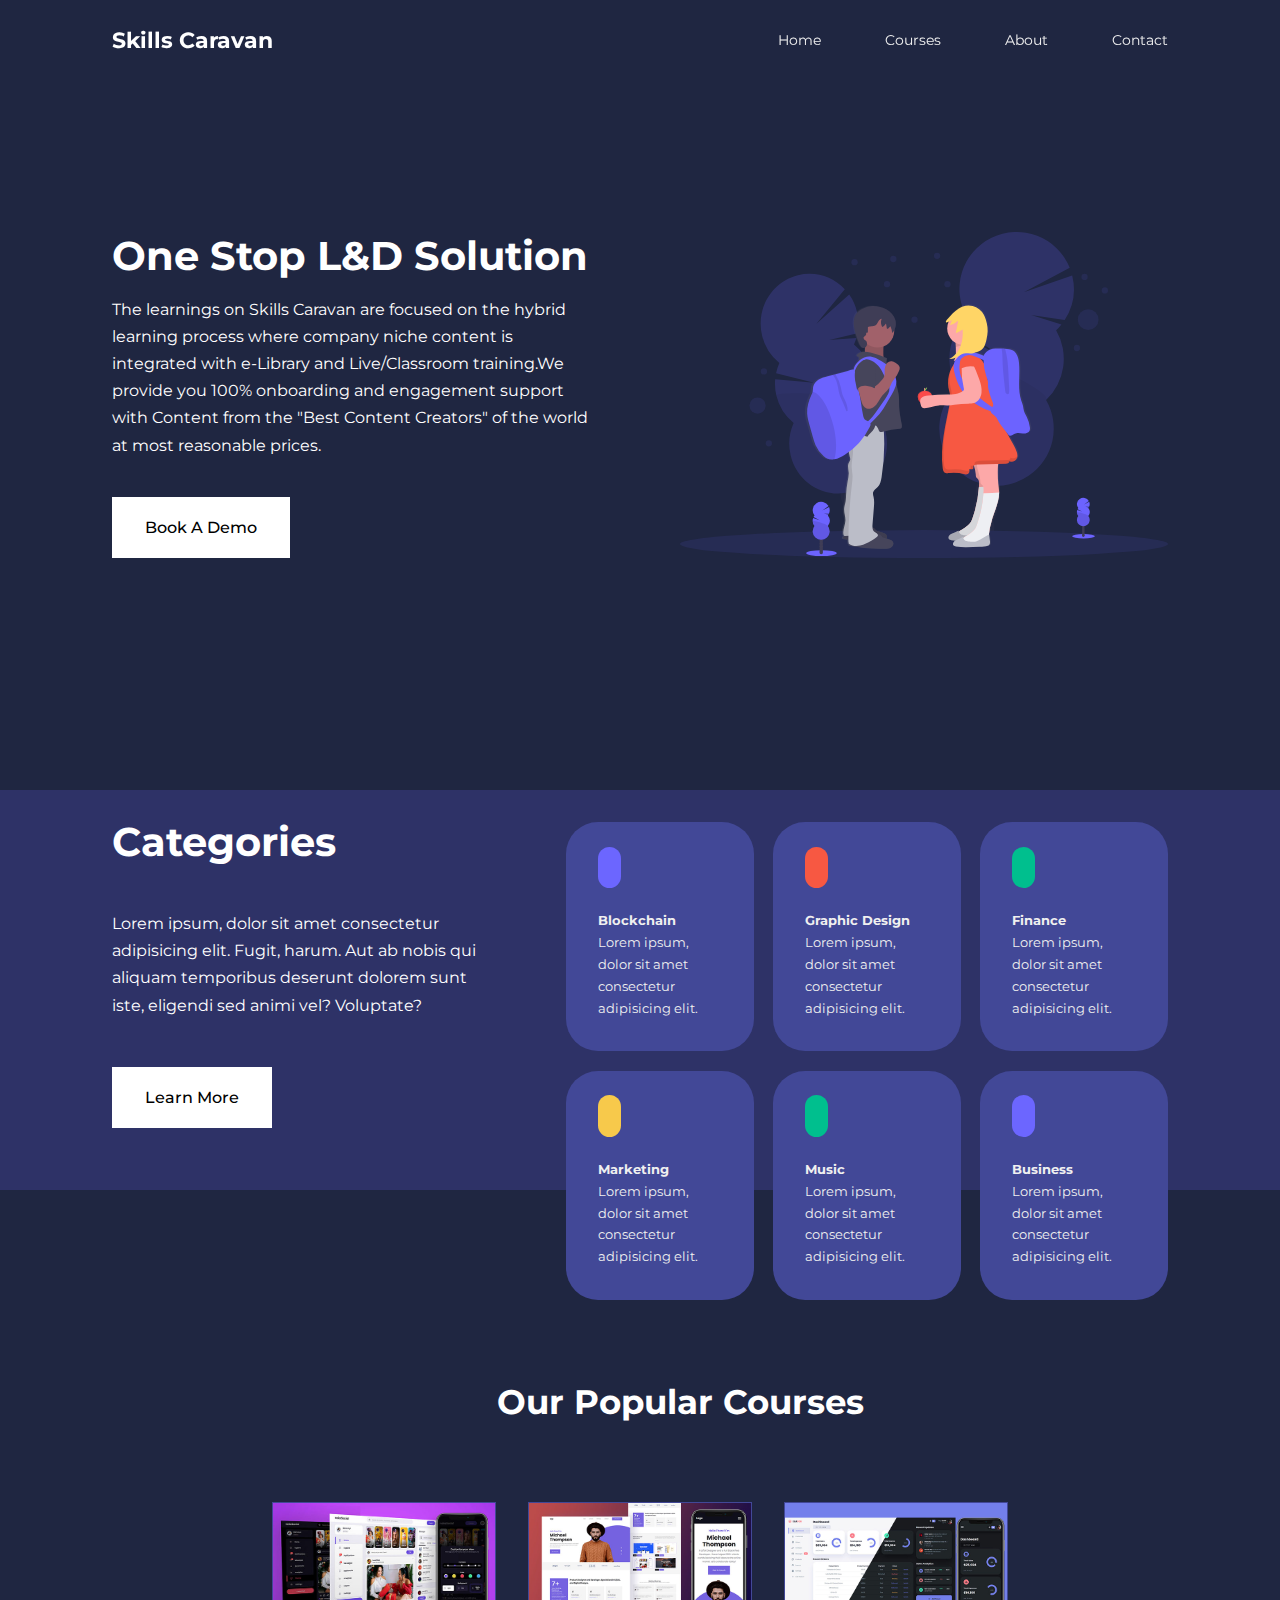
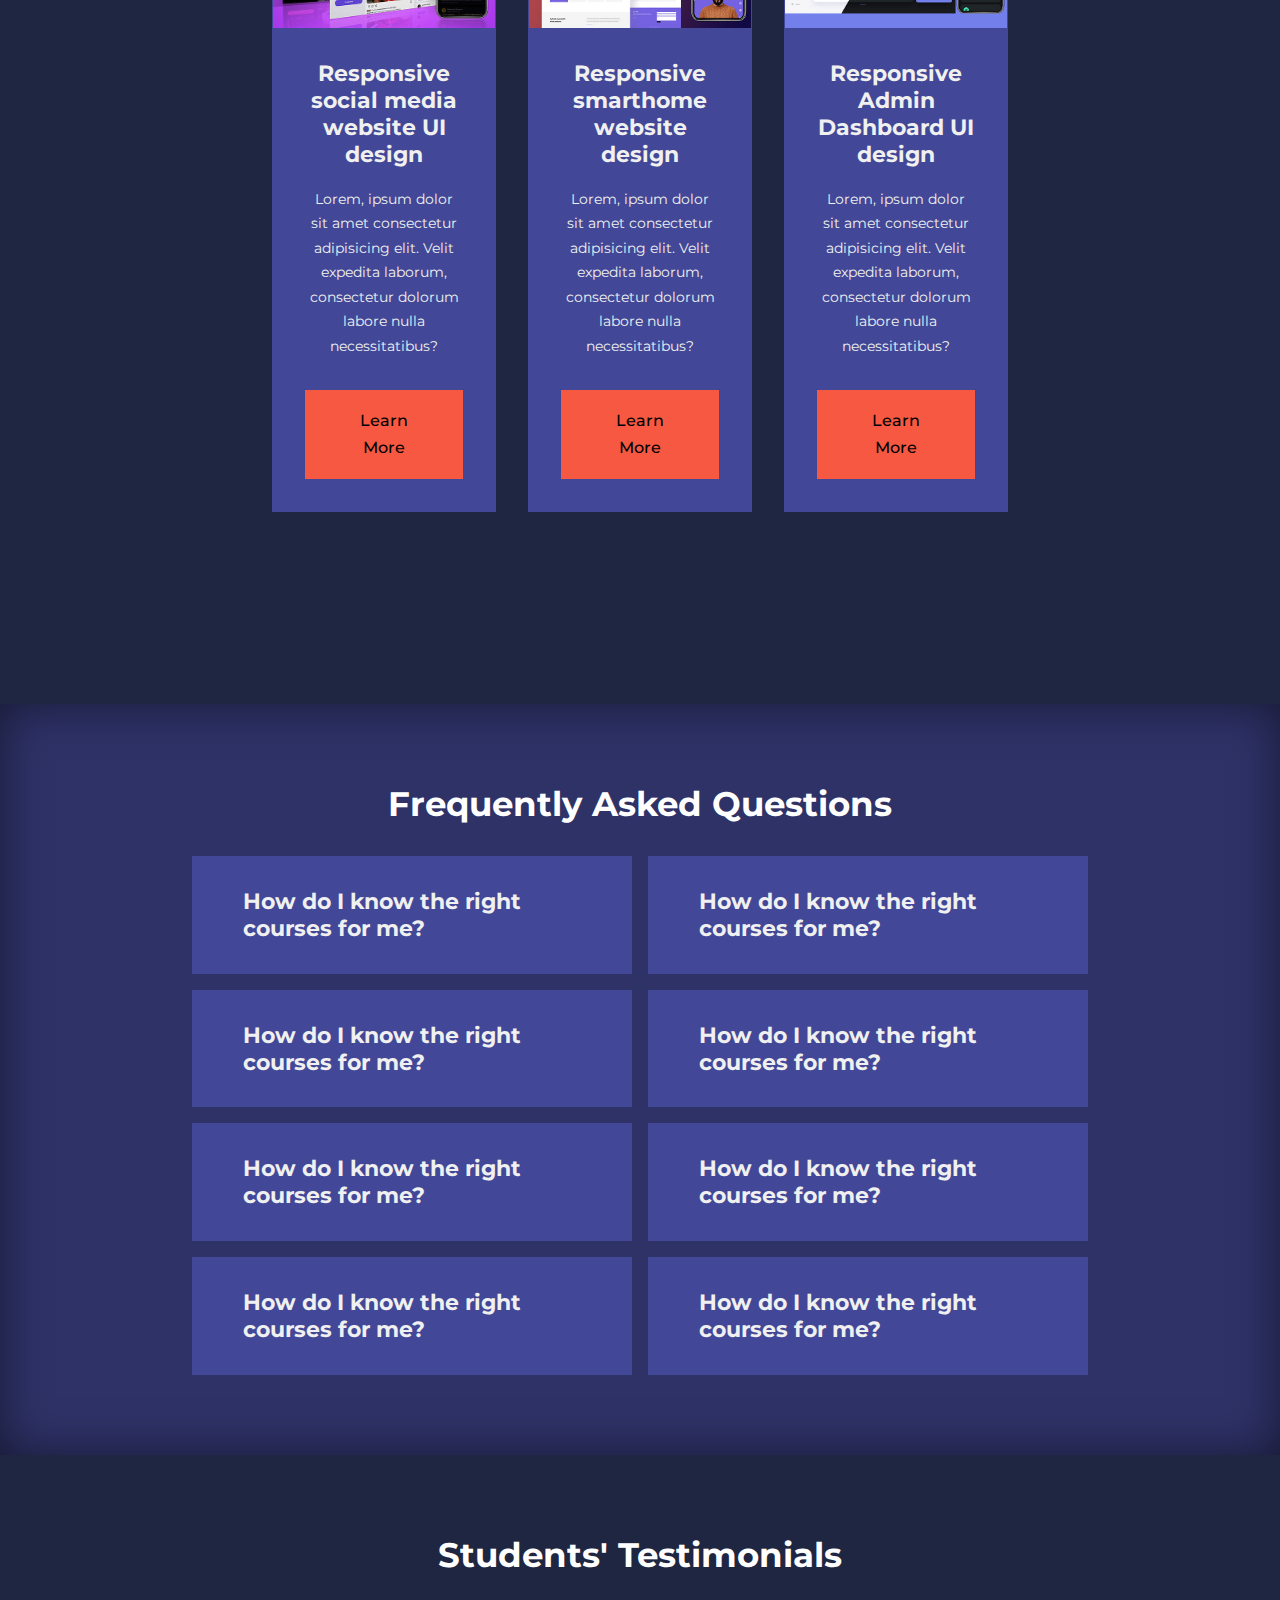
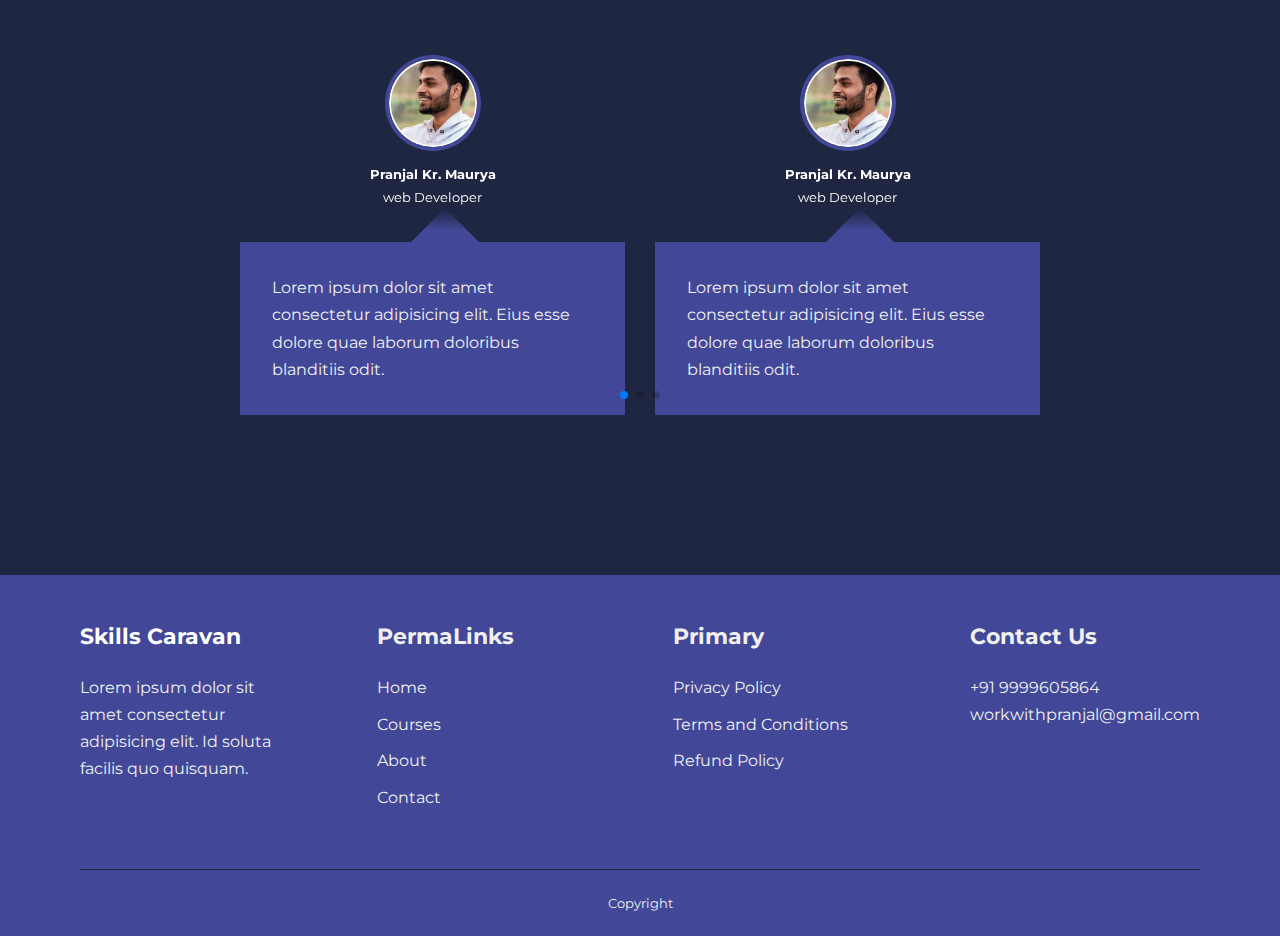
<file: index.html>
<!DOCTYPE html>
<html lang="en">
<head>
    <meta charset="UTF-8">
    <meta http-equiv="X-UA-Compatible" content="IE=edge">
    <meta name="viewport" content="width=device-width, initial-scale=1.0">
    <title>Skills Carvan</title>
    <!--Iconscout cdn-->
    <link rel="stylesheet" href="https://unicons.iconscout.com/release/v4.0.0/css/line.css">
    <!--Google Fonts : Montserrat-->
    <link rel="preconnect" href="https://fonts.googleapis.com">
    <link rel="preconnect" href="https://fonts.gstatic.com" crossorigin>
    <link href="https://fonts.googleapis.com/css2?family=Montserrat:wght@300;400;500;600;700;800;900&display=swap" rel="stylesheet"> 
    <!--CSS-->
    <link rel="stylesheet" href="./css/style.css">
    <!--Swiper JS-->
    <link rel="stylesheet" href="https://cdn.jsdelivr.net/npm/swiper@9/swiper-bundle.min.css"/>
</head>
<body>
        <nav>
            <div class="container nav__container">
                <a href="index.html"><h4>Skills Caravan</h4></a>
                <ul class="nav__menu">
                    <li><a href="index.html">Home</a></li>
                    <li><a href="courses.html">Courses</a></li>
                    <li><a href="about.html">About</a></li>
                    <li><a href="contact.html">Contact</a></li>
                </ul>
                <button id="open-menu-button" class="nav_button"><i class="uil uil-bars"></i></button>
                <button id="close-menu-button" class="nav_button"><i class="uil uil-times"></i></button>
            </div>
        </nav>

        <header>
            <div class="container header__container">
                <div class="header__left">
                    <h1>One Stop L&D Solution</h1>
                    <p>The learnings on Skills Caravan are focused on the hybrid learning process where company niche content is integrated with e-Library and Live/Classroom training.We provide you 100% onboarding and engagement support with Content from the "Best Content Creators" of the world at most reasonable prices.</p>
                    <a href="courses,html" class="button primary-button">Book A Demo</a>
                </div>
                <div class="header__right">
                    <div class="header__right-image">
                        <img src="./images/header.svg" alt="two people talking image">
                    </div>
                </div>
            </div>
        </header>
    
        <section class="categories">
            <div class="container categories_container">
                <div class="categories_left">
                    <h1>Categories</h1>
                    <p>Lorem ipsum, dolor sit amet consectetur adipisicing elit. Fugit, harum. Aut ab nobis qui aliquam temporibus deserunt dolorem sunt iste, eligendi sed animi vel? Voluptate?</p>
                    <a href="#" class="button">Learn More</a>
                </div>
                <div class="categories_right">
                    <article class="category">
                        <span class="category_icon"><i class="uil uil-bitcoin-circle"></i></span>
                        <h5>Blockchain</h5>
                        <p>Lorem ipsum, dolor sit amet consectetur adipisicing elit.</p>
                    </article>

                    <article class="category">
                        <span class="category_icon"><i class="uil uil-brush-alt"></i></span>
                        <h5>Graphic Design</h5>
                        <p>Lorem ipsum, dolor sit amet consectetur adipisicing elit.</p>
                    </article>

                    <article class="category">
                        <span class="category_icon"><i class="uil uil-dollar-alt"></i></span>
                        <h5>Finance</h5>
                        <p>Lorem ipsum, dolor sit amet consectetur adipisicing elit.</p>
                    </article>

                    <article class="category">
                        <span class="category_icon"><i class="uil uil-megaphone"></i></span>
                        <h5>Marketing</h5>
                        <p>Lorem ipsum, dolor sit amet consectetur adipisicing elit.</p>
                    </article>

                    <article class="category">
                        <span class="category_icon"><i class="uil uil-music-note"></i></span>
                        <h5>Music</h5>
                        <p>Lorem ipsum, dolor sit amet consectetur adipisicing elit.</p>
                    </article>

                    <article class="category">
                        <span class="category_icon"><i class="uil uil-puzzle-piece"></i></span>
                        <h5>Business</h5>
                        <p>Lorem ipsum, dolor sit amet consectetur adipisicing elit.</p>
                    </article>
                </div>
            </div>
        </section>

    
        <section class="courses">
            <h2>Our Popular Courses</h2>
            <div class="container courses_container">
                <article class="course">
                      <div class="course_img">
                        <img src="./images/course1.jpg">
                      </div>
                      <div class="course_info">
                        <h4>Responsive social media website UI design</h4>
                        <p>Lorem, ipsum dolor sit amet consectetur adipisicing elit. Velit expedita laborum, consectetur dolorum labore nulla necessitatibus?</p>
                        <a href="./courses.html" class="button primary-button">Learn More</a>
                      </div>   
                </article>
                <article class="course">
                      <div class="course_img">
                        <img src="./images/course2.jpg">
                      </div>
                      <div class="course_info">
                        <h4>Responsive smarthome website design</h4>
                        <p>Lorem, ipsum dolor sit amet consectetur adipisicing elit. Velit expedita laborum, consectetur dolorum labore nulla necessitatibus?</p>
                        <a href="./courses.html" class="button primary-button">Learn More</a>
                      </div>
                </article>
                <article class="course">
                      <div class="course_img">
                        <img src="./images/course3.jpg">
                      </div>
                      <div class="course_info">
                        <h4>Responsive Admin Dashboard UI design</h4>
                        <p>Lorem, ipsum dolor sit amet consectetur adipisicing elit. Velit expedita laborum, consectetur dolorum labore nulla necessitatibus?</p>
                        <a href="./courses.html" class="button primary-button">Learn More</a>
                      </div>
                </article>
            </div>
        </section>

        <section class="faqs">
            <h2>Frequently Asked Questions</h2>
            <div class="container faqs_container">
                <article class="faq">
                    <div class="faq_icon"><i class="uil uil-plus"></i></div>
                    <div class="q_a">
                        <h4>How do I know the right courses for me?</h4>
                    <p>Lorem ipsum dolor sit, amet consectetur adipisicing elit. Molestiae, porro placeat. Porro necessitatibus velit exercitationem eius temporibus vitae sunt iste. Dolor, aliquam.</p>
                    </div>
                </article>  

                <article class="faq">
                    <div class="faq_icon"><i class="uil uil-plus"></i></div>
                    <div class="q_a">
                        <h4>How do I know the right courses for me?</h4>
                    <p>Lorem ipsum dolor sit, amet consectetur adipisicing elit. Molestiae, porro placeat. Porro necessitatibus velit exercitationem eius temporibus vitae sunt iste. Dolor, aliquam.</p>
                    </div>
                </article>

                <article class="faq">
                    <div class="faq_icon"><i class="uil uil-plus"></i></div>
                    <div class="q_a">
                        <h4>How do I know the right courses for me?</h4>
                    <p>Lorem ipsum dolor sit, amet consectetur adipisicing elit. Molestiae, porro placeat. Porro necessitatibus velit exercitationem eius temporibus vitae sunt iste. Dolor, aliquam.</p>
                    </div>
                </article>

                <article class="faq">
                    <div class="faq_icon"><i class="uil uil-plus"></i></div>
                    <div class="q_a">
                        <h4>How do I know the right courses for me?</h4>
                    <p>Lorem ipsum dolor sit, amet consectetur adipisicing elit. Molestiae, porro placeat. Porro necessitatibus velit exercitationem eius temporibus vitae sunt iste. Dolor, aliquam.</p>
                    </div>
                </article>

                <article class="faq">
                    <div class="faq_icon"><i class="uil uil-plus"></i></div>
                    <div class="q_a">
                        <h4>How do I know the right courses for me?</h4>
                    <p>Lorem ipsum dolor sit, amet consectetur adipisicing elit. Molestiae, porro placeat. Porro necessitatibus velit exercitationem eius temporibus vitae sunt iste. Dolor, aliquam.</p>
                    </div>
                </article>

                <article class="faq">
                    <div class="faq_icon"><i class="uil uil-plus"></i></div>
                    <div class="q_a">
                        <h4>How do I know the right courses for me?</h4>
                    <p>Lorem ipsum dolor sit, amet consectetur adipisicing elit. Molestiae, porro placeat. Porro necessitatibus velit exercitationem eius temporibus vitae sunt iste. Dolor, aliquam.</p>
                    </div>
                </article>

                <article class="faq">
                    <div class="faq_icon"><i class="uil uil-plus"></i></div>
                    <div class="q_a">
                        <h4>How do I know the right courses for me?</h4>
                    <p>Lorem ipsum dolor sit, amet consectetur adipisicing elit. Molestiae, porro placeat. Porro necessitatibus velit exercitationem eius temporibus vitae sunt iste. Dolor, aliquam.</p>
                    </div>
                </article>
                
                <article class="faq">
                    <div class="faq_icon"><i class="uil uil-plus"></i></div>
                    <div class="q_a">
                        <h4>How do I know the right courses for me?</h4>
                    <p>Lorem ipsum dolor sit, amet consectetur adipisicing elit. Molestiae, porro placeat. Porro necessitatibus velit exercitationem eius temporibus vitae sunt iste. Dolor, aliquam.</p>
                    </div>
                </article>   
            </div>
        </section>

        <section class="container testimonials_container  mySwiper">
            <h2>Students' Testimonials</h2>
            <div class="swiper-wrapper">
                <article class="testimonial swiper-slide">
                    <div class="avatar">
                        <img src="./images/PicsArt_07-07-02.34.25.png">
                    </div>
                    <div class="testimonial_info">
                        <h5>Pranjal Kr. Maurya</h5>
                        <small>web Developer</small>
                    </div>
                    <div class="testimonial_body">
                        <p>Lorem ipsum dolor sit amet consectetur adipisicing elit. Eius esse dolore quae laborum doloribus blanditiis odit.</p>
                    </div>
                </article>
                <article class="testimonial swiper-slide">
                    <div class="avatar">
                        <img src="./images/PicsArt_07-07-02.34.25.png">
                    </div>
                    <div class="testimonial_info ">
                        <h5>Pranjal Kr. Maurya</h5>
                        <small>web Developer</small>
                    </div>
                    <div class="testimonial_body">
                        <p>Lorem ipsum dolor sit amet consectetur adipisicing elit. Eius esse dolore quae laborum doloribus blanditiis odit.</p>
                    </div>
                </article>
                <article class="testimonial swiper-slide">
                    <div class="avatar">
                        <img src="./images/PicsArt_07-07-02.34.25.png">
                    </div>
                    <div class="testimonial_info ">
                        <h5>Pranjal Kr. Maurya</h5>
                        <small>web Developer</small>
                    </div>
                    <div class="testimonial_body">
                        <p>Lorem ipsum dolor sit amet consectetur adipisicing elit. Eius esse dolore quae laborum doloribus blanditiis odit.</p>
                    </div>
                </article>
                <article class="testimonial swiper-slide">
                    <div class="avatar">
                        <img src="./images/PicsArt_07-07-02.34.25.png">
                    </div>
                    <div class="testimonial_info">
                        <h5>Pranjal Kr. Maurya</h5>
                        <small>web Developer</small>
                    </div>
                    <div class="testimonial_body">
                        <p>Lorem ipsum dolor sit amet consectetur adipisicing elit. Eius esse dolore quae laborum doloribus blanditiis odit.</p>
                    </div>
                </article>
            </div>
            <div class="swiper-pagination"></div>
        </section>

        <footer class="footer">
            <div class="footer_container">
                <div class="footer_1">
                    <a href="index.html" class="footer_logo"><h4>Skills Caravan</h4></a>
                    <p>Lorem ipsum dolor sit amet consectetur adipisicing elit. Id soluta facilis quo quisquam.
                    </p>
                </div>
                <div class="footer_2">
                    <h4>PermaLinks</h4>
                    <ul class="permalinks">
                        <li><a href="index.html  ">Home</a></li>
                        <li><a href="courses.html">Courses</a></li>
                        <li><a href="about.html  ">About</a></li>
                        <li><a href="contact.html">Contact</a></li>
                    </ul>
                </div>
                <div class="footer_3">
                    <h4>Primary</h4>
                    <ul class="privacy">
                        <li><a href="">Privacy Policy</a></li>
                        <li><a href="">Terms and Conditions</a></li>
                        <li><a href="">Refund Policy</a></li>
                    </ul>
                </div>
                <div class="footer_4">
                    <h4>Contact Us</h4>
                    <p>+91 9999605864</p>
                    <p>workwithpranjal@gmail.com</p>
                </div>
                <ul class="footer_socials">
                    <li><a href="" class=""><i class="uil uil-facebook"></i></a></li>
                    <li><a href="" class=""><i class="uil uil-instagram"></i></a></li>
                    <li><a href="" class=""><i class="uil uil-twitter"></i></a></li>
                    <li><a href="" class=""><i class="uil uil-linkedin"></i></a></li>
                </ul>
                
            </div>
            <div class="footer_copyright">
                <small>Copyright</small>
            </div>
        </footer>



        <script src="https://cdn.jsdelivr.net/npm/swiper@9/swiper-bundle.min.js"></script> 
        <script src="./main.js"></script>

        <script>
            var swiper = new Swiper(".mySwiper", {
              slidesPerView: 1,
              spaceBetween: 30,
              freeMode: true,
              pagination: {
                el: ".swiper-pagination",
                clickable: true,
              },
              breakpoints: {
                600: {
                    slidesPerView: 2
                }
              }
            });
          </script>
</body>
</html>
</file>
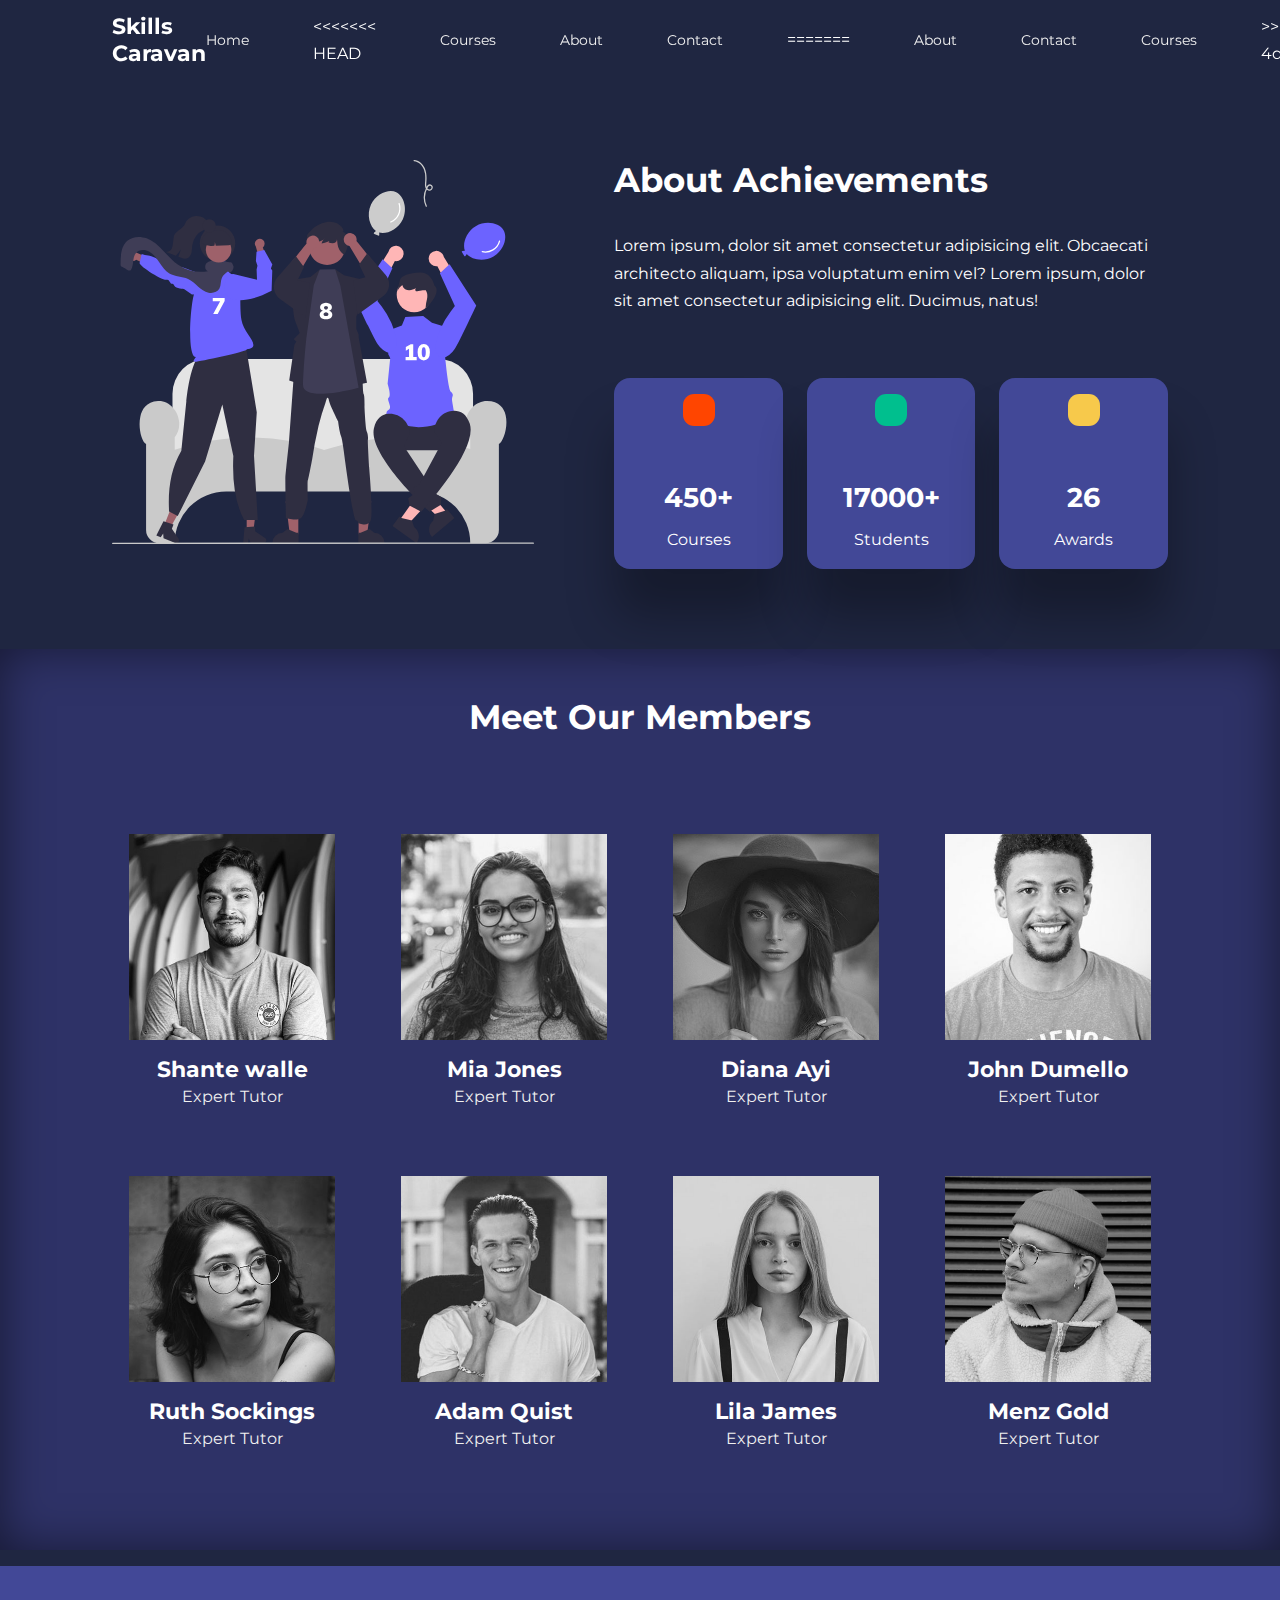
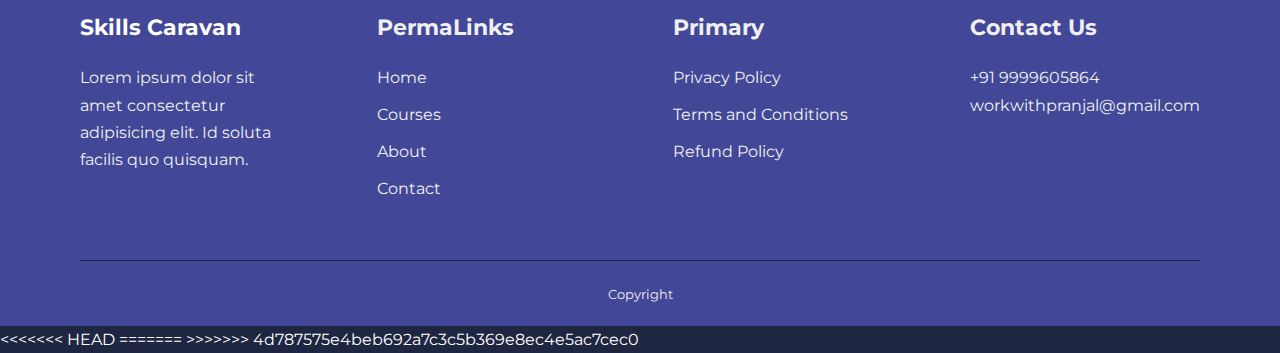
<file: about.html>
<!DOCTYPE html>
<html lang="en">
<head>
    <meta charset="UTF-8">
    <meta http-equiv="X-UA-Compatible" content="IE=edge">
    <meta name="viewport" content="width=device-width, initial-scale=1.0">
    <title>Skills Carvan</title>
    <!--Iconscout cdn-->
    <link rel="stylesheet" href="https://unicons.iconscout.com/release/v4.0.0/css/line.css">
    <!--Google Fonts : Montserrat-->
    <link rel="preconnect" href="https://fonts.googleapis.com">
    <link rel="preconnect" href="https://fonts.gstatic.com" crossorigin>
    <link href="https://fonts.googleapis.com/css2?family=Montserrat:wght@300;400;500;600;700;800;900&display=swap" rel="stylesheet"> 
    <!--CSS-->
    <link rel="stylesheet" href="./css/style.css">
    <link rel="stylesheet" href="./css/about.css">
    <!--Swiper JS-->
    <link rel="stylesheet" href="https://cdn.jsdelivr.net/npm/swiper@9/swiper-bundle.min.css"/>
</head>
<body>
    <nav>
        <div class="container nav__container">
            <a href="index.html"><h4>Skills Caravan</h4></a>
            <ul class="nav__menu">
                <li><a href="index.html">Home</a></li>
<<<<<<< HEAD
                <li><a href="courses.html">Courses</a></li>
                <li><a href="about.html">About</a></li>
                <li><a href="contact.html">Contact</a></li>
=======
                <li><a href="about.html">About</a></li>
                <li><a href="contact.html">Contact</a></li>
                <li><a href="courses.html">Courses</a></li>
>>>>>>> 4d787575e4beb692a7c3c5b369e8ec4e5ac7cec0
            </ul>
            <button id="open-menu-button" class="nav_button"><i class="uil uil-bars"></i></button>
            <button id="close-menu-button" class="nav_button"><i class="uil uil-times"></i></button>
        </div>
    </nav>

    <section class="container about-achievements">
        <div class="AA-left">
            <img src="./images/about achievements.svg" alt="">
        </div>
        <div class="AA-right">
            <h2>About Achievements</h2>
            <p>Lorem ipsum, dolor sit amet consectetur adipisicing elit. Obcaecati architecto aliquam, ipsa voluptatum enim vel? Lorem ipsum, dolor sit amet consectetur adipisicing elit. Ducimus, natus!</p>
            <div class="achievement-cards">
                <article class="achievement-card">
                    <span class="achievement-icon">
                        <i class="uil uil-video"></i>
                    </span>
                    <h3>450+</h3>
                    <p>Courses</p>
                </article>
                <article class="achievement-card">
                    <span class="achievement-icon">
                        <i class="uil uil-users-alt"></i>
                    </span>
                    <h3>17000+</h3>
                    <p>Students</p>
                </article>
                <article class="achievement-card">
                    <span class="achievement-icon">
                        <i class="uil uil-award"></i>
                    </span>
                    <h3>26</h3>
                    <p>Awards</p>
                </article>
            </div>
        </div>
    </section>

    <section class="team">
        <h2>Meet Our Members</h2>
        <div class="container team-container">
            <article class="member">
                <div class="member-img">
                    <img src="./images/tm1.jpg" alt="">
                </div>
                <div class="member-info">
                    <h4>Shante walle</h4>
                    <p>Expert Tutor</p>
                </div>
                <div class="member-socials">
                    <a href="https://instagram.com"><i class="uil uil-instagram"></i></a>
                    <a href="https://twitter.com"><i class="uil uil-twitter-alt"></i></a>
                    <a href="https://linkedin.com"><i class="uil uil-linkedin-alt"></i></a>
                </div>
            </article>
            <article class="member">
                <div class="member-img">
                    <img src="./images/tm2.jpg" alt="">
                </div>
                <div class="member-info">
                    <h4>Mia Jones</h4>
                    <p>Expert Tutor</p>
                </div>
                <div class="member-socials">
                    <a href="https://instagram.com"><i class="uil uil-instagram"></i></a>
                    <a href="https://twitter.com"><i class="uil uil-twitter-alt"></i></a>
                    <a href="https://linkedin.com"><i class="uil uil-linkedin-alt"></i></a>
                </div>
            </article>
            <article class="member">
                <div class="member-img">
                    <img src="./images/tm3.jpg" alt="">
                </div>
                <div class="member-info">
                    <h4>Diana Ayi</h4>
                    <p>Expert Tutor</p>
                </div>
                <div class="member-socials">
                    <a href="https://instagram.com"><i class="uil uil-instagram"></i></a>
                    <a href="https://twitter.com"><i class="uil uil-twitter-alt"></i></a>
                    <a href="https://linkedin.com"><i class="uil uil-linkedin-alt"></i></a>
                </div>
            </article>
            <article class="member">
                <div class="member-img">
                    <img src="./images/tm4.jpg" alt="">
                </div>
                <div class="member-info">
                    <h4>John Dumello</h4>
                    <p>Expert Tutor</p>
                </div>
                <div class="member-socials">
                    <a href="https://instagram.com"><i class="uil uil-instagram"></i></a>
                    <a href="https://twitter.com"><i class="uil uil-twitter-alt"></i></a>
                    <a href="https://linkedin.com"><i class="uil uil-linkedin-alt"></i></a>
                </div>
            </article>
            <article class="member">
                <div class="member-img">
                    <img src="./images/tm5.jpg" alt="">
                </div>
                <div class="member-info">
                    <h4>Ruth Sockings</h4>
                    <p>Expert Tutor</p>
                </div>
                <div class="member-socials">
                    <a href="https://instagram.com"><i class="uil uil-instagram"></i></a>
                    <a href="https://twitter.com"><i class="uil uil-twitter-alt"></i></a>
                    <a href="https://linkedin.com"><i class="uil uil-linkedin-alt"></i></a>
                </div>
            </article>
            <article class="member">
                <div class="member-img">
                    <img src="./images/tm6.jpg" alt="">
                </div>
                <div class="member-info">
                    <h4>Adam Quist</h4>
                    <p>Expert Tutor</p>
                </div>
                <div class="member-socials">
                    <a href="https://instagram.com"><i class="uil uil-instagram"></i></a>
                    <a href="https://twitter.com"><i class="uil uil-twitter-alt"></i></a>
                    <a href="https://linkedin.com"><i class="uil uil-linkedin-alt"></i></a>
                </div>
            </article>
            <article class="member">
                <div class="member-img">
                    <img src="./images/tm7.jpg" alt="">
                </div>
                <div class="member-info">
                    <h4>Lila James</h4>
                    <p>Expert Tutor</p>
                </div>
                <div class="member-socials">
                    <a href="https://instagram.com"><i class="uil uil-instagram"></i></a>
                    <a href="https://twitter.com"><i class="uil uil-twitter-alt"></i></a>
                    <a href="https://linkedin.com"><i class="uil uil-linkedin-alt"></i></a>
                </div>
            </article>
            <article class="member">
                <div class="member-img">
                    <img src="./images/tm8.jpg" alt="">
                </div>
                <div class="member-info">
                    <h4>Menz Gold</h4>
                    <p>Expert Tutor</p>
                </div>
                <div class="member-socials">
                    <a href="https://instagram.com"><i class="uil uil-instagram"></i></a>
                    <a href="https://twitter.com"><i class="uil uil-twitter-alt"></i></a>
                    <a href="https://linkedin.com"><i class="uil uil-linkedin-alt"></i></a>
                </div>
            </article>
        </div>
    </section>

    <footer class="footer">
        <div class="footer_container">
            <div class="footer_1">
                <a href="index.html" class="footer_logo"><h4>Skills Caravan</h4></a>
                <p>Lorem ipsum dolor sit amet consectetur adipisicing elit. Id soluta facilis quo quisquam.
                </p>
            </div>
            <div class="footer_2">
                <h4>PermaLinks</h4>
                <ul class="permalinks">
                    <li><a href="index.html  ">Home</a></li>
                    <li><a href="courses.html">Courses</a></li>
                    <li><a href="about.html  ">About</a></li>
                    <li><a href="contact.html">Contact</a></li>
                </ul>
            </div>
            <div class="footer_3">
                <h4>Primary</h4>
                <ul class="privacy">
                    <li><a href="">Privacy Policy</a></li>
                    <li><a href="">Terms and Conditions</a></li>
                    <li><a href="">Refund Policy</a></li>
                </ul>
            </div>
            <div class="footer_4">
                <h4>Contact Us</h4>
                <p>+91 9999605864</p>
                <p>workwithpranjal@gmail.com</p>
            </div>
            <ul class="footer_socials">
                <li><a href="" class=""><i class="uil uil-facebook"></i></a></li>
                <li><a href="" class=""><i class="uil uil-instagram"></i></a></li>
                <li><a href="" class=""><i class="uil uil-twitter"></i></a></li>
                <li><a href="" class=""><i class="uil uil-linkedin"></i></a></li>
            </ul>
            
        </div>
        <div class="footer_copyright">
            <small>Copyright</small>
        </div>
    </footer>


 
    <script src="./main.js"></script>
    
<<<<<<< HEAD
</body>   
</html> 
=======
</body>    
>>>>>>> 4d787575e4beb692a7c3c5b369e8ec4e5ac7cec0
</file>
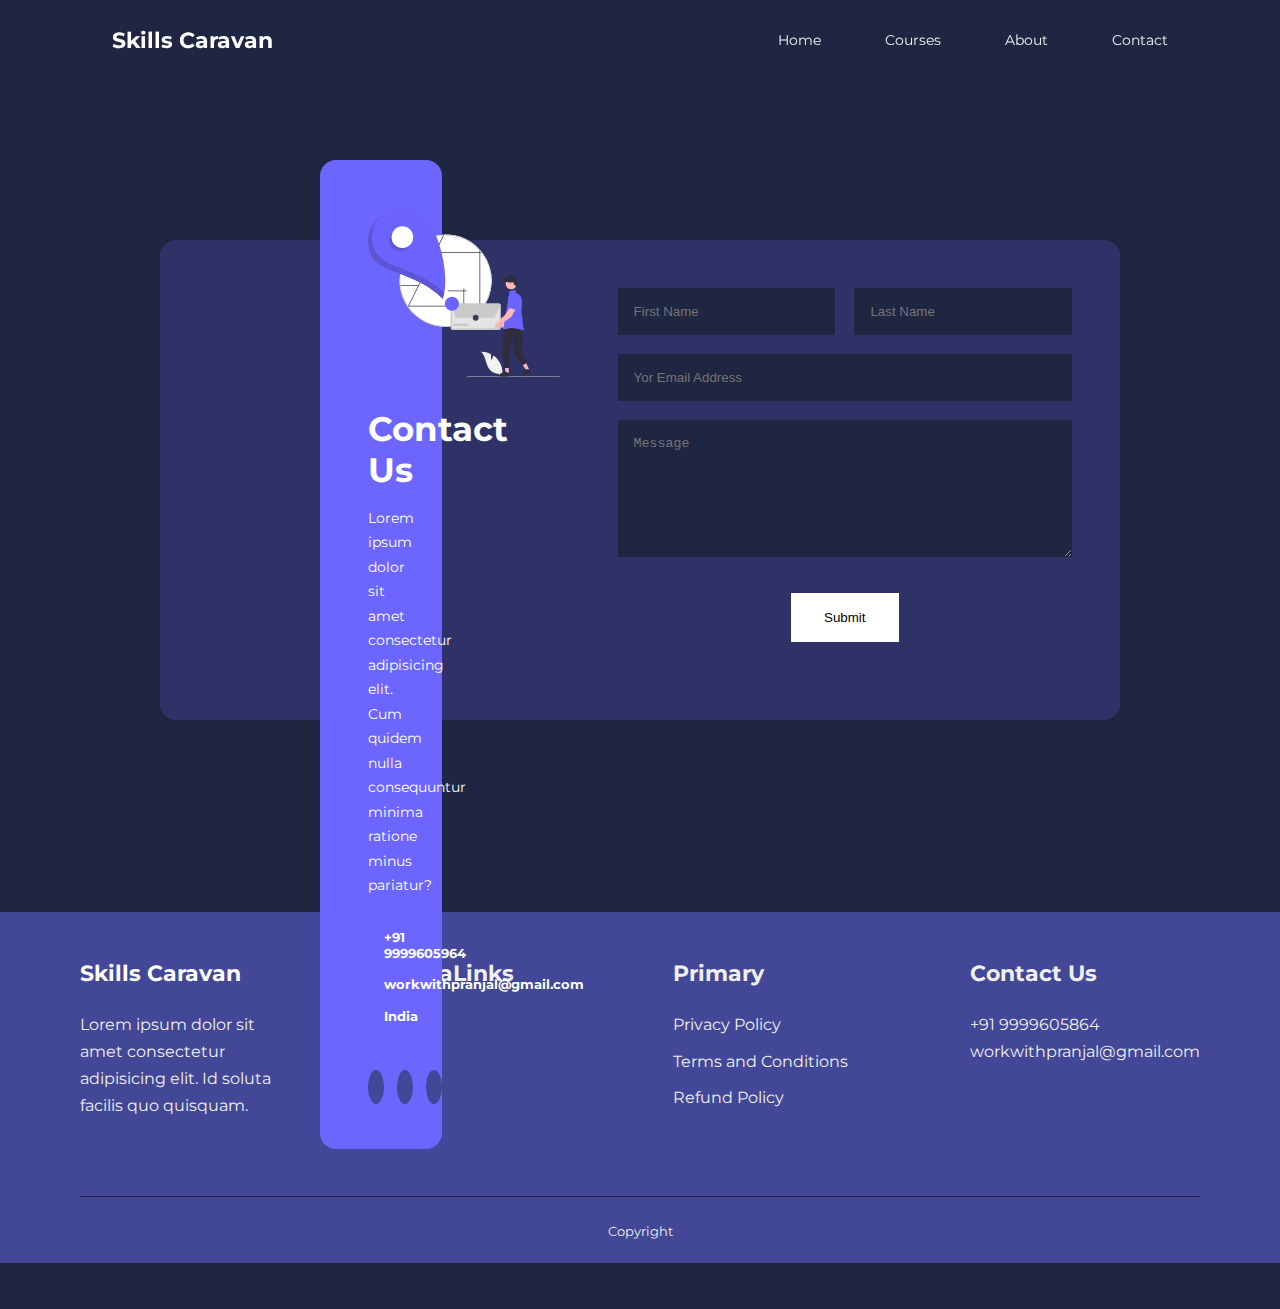
<file: contact.html>
<!DOCTYPE html>
<html lang="en">
<head>
    <meta charset="UTF-8">
    <meta http-equiv="X-UA-Compatible" content="IE=edge">
    <meta name="viewport" content="width=device-width, initial-scale=1.0">
    <title>Skills Carvan</title>
    <!--Iconscout cdn-->
    <link rel="stylesheet" href="https://unicons.iconscout.com/release/v4.0.0/css/line.css">
    <!--Google Fonts : Montserrat-->
    <link rel="preconnect" href="https://fonts.googleapis.com">
    <link rel="preconnect" href="https://fonts.gstatic.com" crossorigin>
    <link href="https://fonts.googleapis.com/css2?family=Montserrat:wght@300;400;500;600;700;800;900&display=swap" rel="stylesheet"> 
    <!--CSS-->
    <link rel="stylesheet" href="./css/style.css">
    <link rel="stylesheet" href="./css/contact.css">
    <!--Swiper JS-->
    <link rel="stylesheet" href="https://cdn.jsdelivr.net/npm/swiper@9/swiper-bundle.min.css"/>
</head>
<body>
    <nav>
        <div class="container nav__container">
            <a href="index.html"><h4>Skills Caravan</h4></a>
            <ul class="nav__menu">
                <li><a href="index.html">Home</a></li>
                <li><a href="courses.html">Courses</a></li>
                <li><a href="about.html">About</a></li>
                <li><a href="contact.html">Contact</a></li>
            </ul>
            <button id="open-menu-button" class="nav_button"><i class="uil uil-bars"></i></button>
            <button id="close-menu-button" class="nav_button"><i class="uil uil-times"></i></button>
        </div>
    </nav>

    <section class="contact">
        <div class="container contact-container">
            <aside class="contact-aside">
                <div class="aside-img">
                    <img src="./images/contact.svg" alt="">
                </div>
                <h2>Contact Us</h2>
                <p>
                    Lorem ipsum dolor sit amet consectetur adipisicing elit. Cum quidem nulla consequuntur minima ratione minus pariatur?
                </p>
                <ul class="contact-details">
                    <li>
                        <i class="uil uil-phone-times"></i>
                        <h5>+91 9999605964</h5>
                    </li>
                    <li>
                        <i class="uil uil-envelope"></i>
                        <h5>workwithpranjal@gmail.com</h5>
                    </li>
                    <li>
                        <i class="uil uil-location-point"></i>
                        <h5>India</h5>
                    </li>
                </ul>
                <ul class="contact-socials">
                    <li><a href="" class=""><i class="uil uil-facebook"></i></a></li>
                    <li><a href="" class=""><i class="uil uil-instagram"></i></a></li>
                    <li><a href="" class=""><i class="uil uil-twitter"></i></a></li>
                    <li><a href="" class=""><i class="uil uil-linkedin"></i></a></li>
                </ul>
            </aside>  
            
        </div>
        <form>
            <div class="form-name">
                <input type="text" name="First Name" placeholder="First Name" required>
                <input type="text" name="Last Name" placeholder="Last Name" required>
            </div>
            <input type="email" name="Email Address" placeholder="Yor Email Address" required>
            <textarea name="Message" rows="7" placeholder="Message" required></textarea>
            <button type="submit" class="button primary-button">Submit</button>
        </form>
        
    </section>




    <footer class="footer">
        <div class="footer_container">
            <div class="footer_1">
                <a href="index.html" class="footer_logo"><h4>Skills Caravan</h4></a>
                <p>Lorem ipsum dolor sit amet consectetur adipisicing elit. Id soluta facilis quo quisquam.
                </p>
            </div>
            <div class="footer_2">
                <h4>PermaLinks</h4>
                <li><a href="courses.html">Courses</a></li>
                <ul class="permalinks">
                    <li><a href="index.html  ">Home</a></li>
                    <li><a href="about.html  ">About</a></li>
                    <li><a href="contact.html">Contact</a></li>
                </ul>
            </div>
            <div class="footer_3">
                <h4>Primary</h4>
                <ul class="privacy">
                    <li><a href="">Privacy Policy</a></li>
                    <li><a href="">Terms and Conditions</a></li>
                    <li><a href="">Refund Policy</a></li>
                </ul>
            </div>
            <div class="footer_4">
                <h4>Contact Us</h4>
                <p>+91 9999605864</p>
                <p>workwithpranjal@gmail.com</p>
            </div>
            <ul class="footer_socials">
                <li><a href="" class=""><i class="uil uil-facebook"></i></a></li>
                <li><a href="" class=""><i class="uil uil-instagram"></i></a></li>
                <li><a href="" class=""><i class="uil uil-twitter"></i></a></li>
                <li><a href="" class=""><i class="uil uil-linkedin"></i></a></li>
            </ul>
        </div>
        <div class="footer_copyright">
            <small>Copyright</small>
        </div>
    </footer>

    <script src="./main.js"></script>

    
</body>
</html>
</file>
<file: css/style.css>
* {
    margin: 0;
    padding: 0;
    border: 0;
    outline: 0;
    text-decoration: none;
    list-style: none;
    box-sizing: border-box;
}

:root {
   --color-primary: #6c66ff; 
   --color-success: #00bf8e;
   --color-warning: #f7c94b;
   --color-danger: #f75842; 
   --color-danger-variant: rgba(247, 88, 66, 0.4);
   --color-white: #fff;
   --color-light: #f0f0f0;
   --color-black: #000000;
   --color-bg: #1f2641;
   --color-bg1: #2e3267;
   --color-bg2: #424897;

   --container-width-lg: 90%;
   --container-width-md: 100%;
   --container-width-sm: 94%;

   --transition: all 400ms ease;
}

body {
    font-family: 'Montserrat', sans-serif;
    line-height: 1.7;
    color: var(--color-white);
    background: var(--color-bg);
}

.container {
    /* width: var(--container-width-lg); */
    margin: 0;
    margin-left: 7rem;
    margin-right: 7rem;
    margin-bottom: 0;
}

.section {
    padding: 6rem 0;
}

.section h2 {
    text-align: center;
    margin-bottom: 4rem;
}

h1, h2, h3, h4, h5 {
    line-height: 1.2;
}

h1 {
    font-size: 2.5rem;
}
h2 {
    font-size: 2.1rem;
}
h3 {
    font-size: 1.7rem;
}
h4 {
    font-size: 1.4rem;
}

a {
    color: var(--color-white);
}

img {
    width: 100%;
    display: block;
    object-fit: cover;
}

.button {
    display: inline-block;
    background: var(--color-white);
    color: var(--color-black);
    padding: 1rem 2rem;
    border: 1px solid transparent;
    font-weight: 500;
    transition: var(--transition);
}
.button:hover {
    background: transparent;
    color: var(--color-white);
    border-color: var(--color-white);
}
.button-primary {
    background : var(--color-danger);
    color: var(--color-white);
}

/* -------------------Navigation Bar-------------------- */

nav {
    background: transparent;
    width: 100vw;
    height: 5rem;
    position: fixed;
    top: 0;
    z-index: 11;
}
.window-scroll {
    transition: 1.5s ease;
    background: rgba(0, 0, 0, 0.7);
    /* background: var(--color-primary); */
    box-shadow: 0 1rem 2rem rgba(0, 0, 0, 0.3);
}
.nav__container {
    height: 100%;
    display: flex;
    align-items: center;
    justify-content: space-between;
}
nav button {
    display: none;
}
.nav__menu {
    display: flex;
    align-items: center;
    gap: 4rem;
}
.nav__menu a {
    font-size: 0.9rem;
    transition: var(--transition);
    color: #f0f0f0;
}
.nav__menu a:hover {
    color: var(--color-bg2);
} 

/* -------------------Header-------------------- */

header {
    position: relative;
    overflow: hidden;
    height: 70vh;
    margin-top: 5rem;
    margin-bottom: 3rem;
}
.header__container {
    display: grid;
    grid-template-columns: 1fr 1fr;
    align-items: center;
    gap: 5rem;
    height: 100%;
}
.header__left p {
    margin: 1rem 0 2.4rem;
}

/* -------------------Categories-------------------- */

.categories {
    /* box-shadow: inset 0 0 3rem rgba(0, 0, 0, 0.5); */
    margin-bottom: 5rem;
    margin-top: 5rem;
    height: 400px;
    object-fit: dense;
    background-color: var(--color-bg1);
}
.categories h1 {
    line-height: 1;
    margin-bottom: 3rem;
}
.categories_left {
    margin-top: 2rem;
    margin-right: 2rem;
}
.categories_container {
    display: grid;
    grid-template-columns: 40% 60%;
}
.categories_left p {
    margin: 1rem 0 3rem;
}
.category_icon {
    color: #f0f0f0;
}
.categories_right {
    margin-top: 2rem;
    margin-left: 2rem;
    display: grid;
    grid-template-columns: repeat(3, 1fr);
    gap: 1.2rem;
}
.category {
    color: #f0f0f0;
    background: var(--color-bg2);
    padding: 2rem;
    border-radius: 2rem;
    transition: var(--transition);
}
.category:hover {
    box-shadow: 0 2rem 2rem rgba(0, 0, 0, 0.4);
    z-index: 1;
}

.category:nth-child(2) .category_icon {
    background: var(--color-danger);
} 
.category:nth-child(3) .category_icon {
    background: var(--color-success);
} 
.category:nth-child(4) .category_icon {
    background: var(--color-warning);
} 
.category:nth-child(5) .category_icon {
    background: var(--color-success);
} 

.category_icon {
    background: var(--color-primary);
    padding: 0.7rem;
    border-radius: 0.9rem;
}
.category h5 {
    margin: 2rem 0 0.2rem;
}
.category p {
    font-size: 0.8rem;
}

/* -------------------Popular courses-------------------- */

.courses {
    margin-top: 12rem;
    text-align: center;
    margin-left: 10rem;
    margin-right: 10rem;
}
.courses h2 {
    margin-left: 5rem;
    margin-bottom: 5rem;
   
}
.courses_container {
    display: grid;
    grid-template-columns: repeat(3, 1fr);
    gap: 2rem;
}
.course {
    background-color: var(--color-bg2);
    text-align: center;
    border: 1px solid transparent;
    transition: var(--transition);
}
.course_info {
    color: #f0f0f0;
    padding: 2rem;
}
.course_info p {
    padding: 1.2rem 0 2rem;
    font-size: 0.9rem;
}
.course_info a {
    background-color: var(--color-danger);
}
.course:hover {
    background: transparent;
    border-color: var(--color-bg2);
}

/* -------------------FAQs-------------------- */

.faqs {
    background: var(--color-bg1);
    margin-top: 12rem;
    padding: 5rem;
    box-shadow: inset 0 0 3rem rgba(0, 0, 0, 0.5);
}
.faqs h2 {
    text-align: center;
}
.faqs_container {
    display: grid;
    grid-template-columns: 1fr 1fr;
    margin-top: 2rem;
    gap: 1rem;
}
.faq {
    padding: 2rem;
    display: flex;
    align-items: center;
    height: fit-content;
    background: var(--color-bg2);
    color: #f0f0f0;
    cursor: pointer;
    gap: 1.2rem;
}
.faq:hover {
    transition: 2s ease;
}
.faq h2 {
    font-size: 1rem;
    line-height: 2.2;
}
.faq_icon {
    align-self: flex-start;
    font-size: 1.2rem;   
}
.faq p {
    margin-top: 0.7rem;
    display: none;
}
.faq:hover p {
    display: block;
}
.open p {
    display: block;
}

/* -------------------Testimonials-------------------- */

.testimonials_container {
    overflow-x: hidden;
    position: relative;
    margin: 5rem 15rem 5rem;
}
.testimonials_container h2 {
    text-align: center;
    margin-bottom: 3rem;
}

.testimonial {
    padding-top: 2rem;
}
.avatar {
    width: 6rem;
    border-radius: 50%;
    overflow: hidden;
    margin: 0 auto 1rem;
    border: 0.3rem solid var(--color-bg2);
}
.testimonial_info {
    text-align: center;
}
.testimonial_body {
    background: var(--color-bg2);
    color: #f0f0f0;
    padding: 2rem;
    margin-top: 2rem;
    position: relative;
}
.testimonial_body::before {
    content: "";
    display: block;
    background: linear-gradient(135deg, transparent, var(--color-bg2), var(--color-bg2), var(--color-bg2));;
    width: 3rem;
    height: 3rem;
    position: absolute;
    left: 47%;
    top: -1.5rem;
    transform: rotate(45deg);
    z-index: -1;
}

/* -------------------Footer-------------------- */

footer {
    background: var(--color-bg2);
    color: #f0f0f0;
    padding-top: 3rem;
    padding-left: 5rem;
    padding-right: 5rem;
    margin-top: 10rem;
}
.footer_container {
    display: grid;
    grid-template-columns: repeat(4, 1fr);
    gap: 5rem;
}
.footer_container > div h4 {
    margin-bottom: 1.5rem;
}
.footer_container ul li {
    margin-bottom: 0.6rem;
}
.footer ul li a:hover {
    text-decoration: underline;
}
.footer_2 a{
    color: #f0f0f0;
}
.footer_3 a{
    color: #f0f0f0;
}
.footer_socials {
    display: flex;
    gap: 1rem;
    font-size: 1.3rem;
    grid-column: 4;
    margin-top: -5rem;
}
.footer_socials a{
    color: #f0f0f0;
}
.footer_copyright {
    text-align: center;
    margin-top: -2rem;
    margin-bottom: 0;
    padding: 1.2rem 0;
    border-top: 1px solid var(--color-bg);
}

/* -------------------Media Queries (Tablets)-------------------- */

@media(max-width: 1024px) {
    .container {
        margin-left: 2rem;
        margin-right: 2rem;
    }
    h1 {
        font-size: 2rem;
    }
    h2 {
        font-size: 1.5rem;
    }
    h3 {
        font-size: 1.2rem;
    }
    h4 {
        font-size: 1rem;
    }

    /*--------------NavBar--------------*/

   nav button {
    display: inline-block;
    background: transparent;
    font-size: 1.3rem;
    color: var(--color-white);
    cursor: pointer;
   } 
   nav button#close-menu-button {
    display: none;
   }
   .nav__menu {
    position: fixed;
    top: 5rem;
    right: 8rem;
    height: fit-content;
    width: 18rem;
    flex-direction: column;
    gap: 0;
   }
   .nav__menu li {
    width: 100%;
    height: 5.5rem;
   }

   .nav__menu li a {
    background: var(--color-primary);
    box-shadow: -4rem 6rem 10rem rgba(0, 0, 0, 0.6);
    width: 100%;
    height: 100%;
    display: grid;
    place-items: center;
   }
   .nav__menu li a:hover {
    background-color: var(--color-bg2);
    color: var(--color-white);
   }

   /*--------------Header--------------*/

   header {
       height: 52vh;
       margin-bottom: 1rem;
   }
   .header__container {
       gap: 0;
       padding-bottom: 3rem;
   }
   
   /*--------------Categories--------------*/
   
   .categories {
       height: fit-content;
       width: fit-content;
       padding-bottom: 2rem;
       padding-right: 5rem;
   }
   .categories_left h1 {
       margin-top: 1rem;
   }
   
   /*--------------Courses--------------*/
   
   .courses {
       margin: 2rem 0 2rem;
   }
   .courses h2 {
       margin-left: 0;
       margin-bottom: 3rem;
   }
   
   /*--------------FAQs--------------*/
   
   .faqs {
       padding: 2rem;
       margin-top: 5rem;
   }    
   
   /*--------------Categories--------------*/
   
   .testimonials_container {
       padding-bottom: 3rem;
   }
   
   
   
   
   /*--------------Categories--------------*/
   
   footer {
       margin-top: 0;
       padding: 2rem;
       padding-bottom: 2rem;
       height: 400px;
       object-fit: cover;
   }
   .footer_1 {
       margin-right: 3rem;
   }
   }
</file>
<file: css/about.css>
:root {
    --color-primary: #6c66ff; 
    --color-success: #00bf8e;
    --color-warning: #f7c94b;
    --color-danger: #f75842; 
    --color-danger-variant: rgba(247, 88, 66, 0.4);
    --color-white: #fff;
    --color-light: #f0f0f0;
    --color-black: #000000;
    --color-bg: #1f2641;
    --color-bg1: #2e3267;
    --color-bg2: #424897;

    --transition: all 400ms ease;
}

.about-achievements {
    margin-top: 10rem;
    display: grid;
    grid-template-columns: 40% 60%;
    gap: 5rem;
}
.AA-right > p {
    margin: 2rem 0 4rem;
}
.AA-right {
    margin-right: 5rem;
}
.achievement-cards {
    display: grid;
    grid-template-columns: repeat(3, 1fr);
    gap: 1.5rem;
}
.achievement-card {
    background: var(--color-bg2);
    box-shadow: 0 3rem 3rem rgba(0, 0, 0, 0.3);
    padding: 1 0 1;
    padding-top: 1rem;
    text-align: center;
    border-radius: 1rem;
    transition: 400ms ease;
}
.achievement-icon {
    padding: 1rem;
    display: inline-block;
    background: orangered;
    border-radius: 0.7rem;
    font-size: 1.5rem;
}
.achievement-card:nth-child(2) .achievement-icon {
    background: var(--color-success);
}
.achievement-card:nth-child(3) .achievement-icon {
    background: var(--color-warning);
}
.achievement-card h3 {
    margin: 3rem 0 0.7rem;
}
.achievement-card p {
    margin-bottom: 1rem;
}


.team {
    margin-top: 5rem;
    background: var(--color-bg1);
    box-shadow: inset 0 0 3rem rgba(0, 0, 0, 0.5);
    padding: 3rem 0 5rem;
}
.team h2 {
    text-align: center;
    margin-bottom: 5rem;
}
.team-container {
    display: grid;
    grid-template-columns: repeat(4, 1fr);
    gap: 2rem;
}
.member {
    padding: 1rem;
    /* background: var(--color-bg2); */
    border: 1px solid transparent;
    transition: var(--transition);
    position: relative;
    overflow: hidden;
}
.member:hover {
    background: transparent;
    border-color: var(--color-primary);
}
.member-img img {
    filter: saturate(0);
}
.member:hover .member-img img {
    filter: saturate(0.8);
}
.member-info {
    text-align: center;
    margin-top: 1rem;
}
.member-info p {
    color: var(--color-light);
}
.member-socials {
    position: absolute;
    top: 50%;
    right: -100%;
    transform: translateY(-70%);
    display: flex;
    flex-direction: column;
    padding: 1rem;
    background: var(--color-primary);
    border-radius: 1rem 0 0 1rem;
    box-shadow: -2rem 0 2rem rgba(0, 0, 0, 0.5);
    transition: var(--transition);
}
.member-socials a {
    padding: 0.5rem;
}
.member:hover .member-socials {
    right: 0;
}

.footer {
    margin-top: 1rem;
}
</file>
<file: css/contact.css>
:root {
    --color-primary: #6c66ff; 
    --color-success: #00bf8e;
    --color-warning: #f7c94b;
    --color-danger: #f75842; 
    --color-danger-variant: rgba(247, 88, 66, 0.4);
    --color-white: #fff;
    --color-light: #f0f0f0;
    --color-black: #000000;
    --color-bg: #1f2641;
    --color-bg1: #2e3267;
    --color-bg2: #424897;
 
    --container-width-lg: 90%;
    --container-width-md: 100%;
    --container-width-sm: 94%;
 
    --transition: all 400ms ease;
 }
 

.contact {
    background: var(--color-bg1);
    
    padding: 3rem;
    display: grid;
    grid-template-columns: 40% 60%;
    gap: 4rem;
    height: 30rem;
    margin: 10rem;
    margin-top: 15rem;
    border-radius: 1rem;
}

.contact-aside {
    margin-top: 2rem;
    background: var(--color-primary);
    /* box-shadow: 0 1rem 2rem rgba(0, 0, 0, 0.3); */
    padding: 3rem;
    border-radius: 1rem;
    position: relative;
    bottom: 10rem;
}
.aside-img {
    margin-bottom: 2rem;
    display: block;
    margin-left: auto;
    margin-right: auto;
    width: 12rem;
} 
.contact-aside h2 {
    text-align: left;
    margin-bottom: 1rem;
}
.contact-aside p {
    font-size: 0.9rem;
    margin-bottom: 2rem;
    object-fit: scale-down;
}
.contact-details li {
    display: flex;
    gap: 1rem;
    align-items: center;
    margin-bottom: 1rem;
}
.contact-socials {
    display: flex;
    gap: 0.8rem;
    margin-top: 3rem;
}
.contact-socials a {
    background: var(--color-bg2);
    padding: 0.5rem;
    border-radius: 50%;
    font-size: 0.9rem;
    transition: var(--transition);
}
.contact-socials a:hover {
    background: transparent;
}


form {
    display: flex;
    flex-direction: column;
    gap: 1.2rem;
    margin-right: 4rem;
}
.form-name {
    display: flex;
    gap: 1.2rem;
}
.contact-form input[type="text"] {
    width : 50%;
}
input, textarea {
    width: 100%;
    padding: 1rem;
    background: var(--color-bg);
    color: #f0f0f0;
}
.contact .button {
    margin-left: auto;
    margin-right: auto;
    width: max-content;
    margin-top: 1rem;
    cursor: pointer;
}


.footer {
    margin-top: 12rem;
}
</file>
